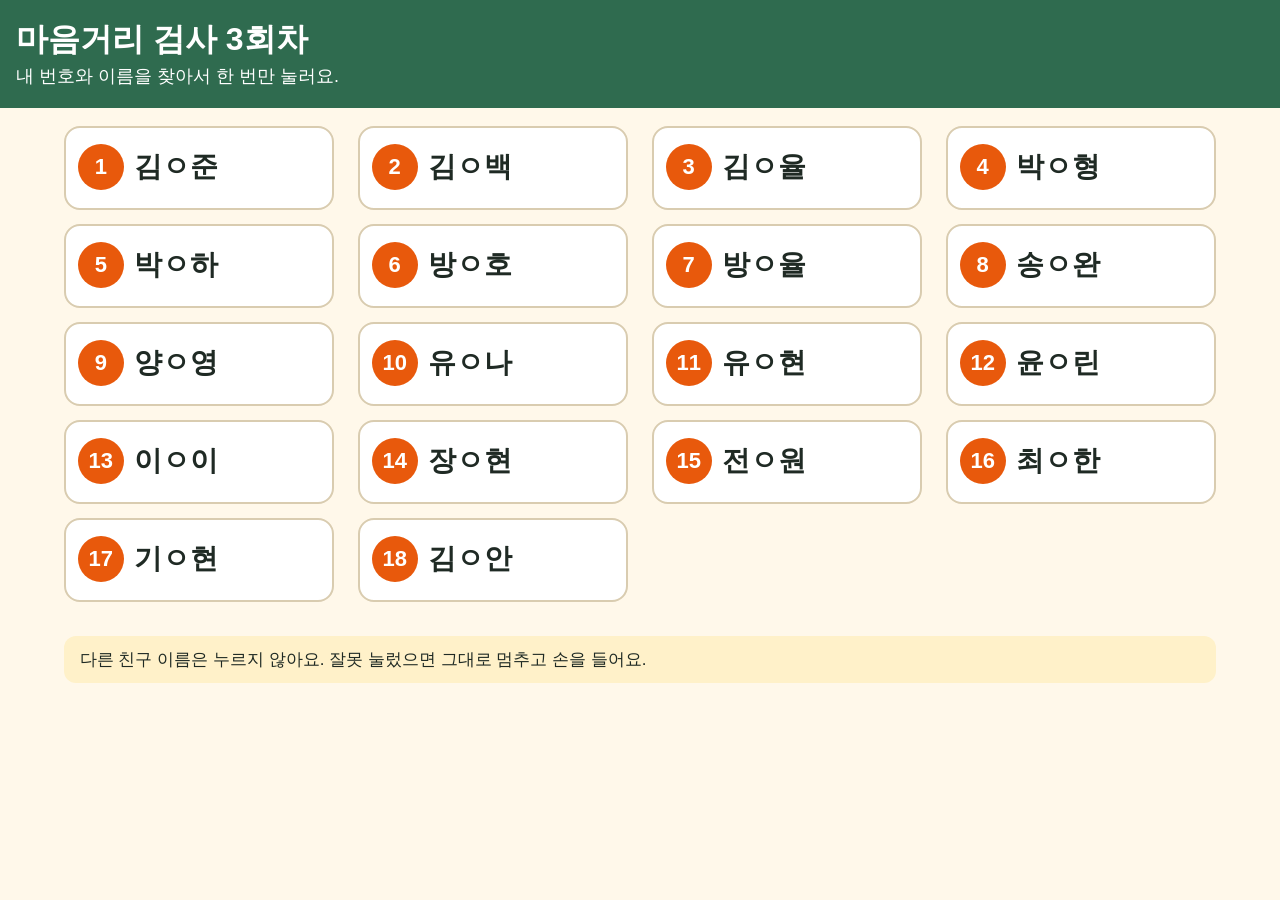
<file: maeum3/index.html>
<!DOCTYPE html>
<html lang="ko">
<head>
<meta charset="utf-8">
<meta http-equiv="X-UA-Compatible" content="IE=edge">
<meta name="robots" content="noindex,nofollow">
<meta name="viewport" content="width=device-width, initial-scale=1">
<title>마음거리 3회차 이름 고르기</title>
<style>
* { box-sizing: border-box; }
html, body { margin: 0; padding: 0; background: #fff8ea; color: #1f2a24; font-family: "Malgun Gothic", "맑은 고딕", "Apple SD Gothic Neo", "Noto Sans KR", sans-serif; }
header { background: #2f6b4f; color: #fff; padding: 20px 16px; }
h1 { margin: 0 0 6px; font-size: 32px; line-height: 1.2; }
header p { margin: 0; font-size: 18px; }
main { padding: 18px 12px 40px; max-width: 1200px; margin: 0 auto; }
.grid { overflow: hidden; }
.grid a { float: left; width: 31%; margin: 0 1% 14px 1%; display: block; padding: 16px 12px; min-height: 84px;
  background: #ffffff; border: 2px solid #d9ccb0; border-radius: 16px; color: #1f2a24; text-decoration: none; }
.grid a:active, .grid a:focus { background: #ffe8d6; outline: 3px solid #e8590c; }
.n { display: inline-block; width: 46px; height: 46px; line-height: 46px; text-align: center; border-radius: 23px;
  background: #e8590c; color: #fff; font-size: 22px; font-weight: bold; vertical-align: middle; margin-right: 10px; }
.nm { font-size: 28px; font-weight: bold; vertical-align: middle; }
.tip { clear: both; margin: 20px 1% 0; padding: 12px 16px; border-radius: 12px; background: #fff1c9; font-size: 17px; }
@media (min-width: 900px) { .grid a { width: 23%; } }
@media (max-width: 480px) { .grid a { width: 48%; } .nm { font-size: 24px; } }
</style>
</head>
<body>
<header>
<h1>마음거리 검사 3회차</h1>
<p>내 번호와 이름을 찾아서 한 번만 눌러요.</p>
</header>
<main>
<div class="grid">
<a href="https://www.classify.co.kr/test-for-student?code=%EC%B9%B4%EB%82%98%EB%A6%AC%EC%95%84AYAK"><span class="n">1</span><span class="nm">김ㅇ준</span></a>
<a href="https://www.classify.co.kr/test-for-student?code=%EC%B9%B4%EB%82%98%EB%A6%AC%EC%95%842DLV"><span class="n">2</span><span class="nm">김ㅇ백</span></a>
<a href="https://www.classify.co.kr/test-for-student?code=%EC%B9%B4%EB%82%98%EB%A6%AC%EC%95%849SX9"><span class="n">3</span><span class="nm">김ㅇ율</span></a>
<a href="https://www.classify.co.kr/test-for-student?code=%EC%B9%B4%EB%82%98%EB%A6%AC%EC%95%84EJML"><span class="n">4</span><span class="nm">박ㅇ형</span></a>
<a href="https://www.classify.co.kr/test-for-student?code=%EC%B9%B4%EB%82%98%EB%A6%AC%EC%95%84NDNE"><span class="n">5</span><span class="nm">박ㅇ하</span></a>
<a href="https://www.classify.co.kr/test-for-student?code=%EC%B9%B4%EB%82%98%EB%A6%AC%EC%95%84G5MS"><span class="n">6</span><span class="nm">방ㅇ호</span></a>
<a href="https://www.classify.co.kr/test-for-student?code=%EC%B9%B4%EB%82%98%EB%A6%AC%EC%95%8489CR"><span class="n">7</span><span class="nm">방ㅇ율</span></a>
<a href="https://www.classify.co.kr/test-for-student?code=%EC%B9%B4%EB%82%98%EB%A6%AC%EC%95%84ZO34"><span class="n">8</span><span class="nm">송ㅇ완</span></a>
<a href="https://www.classify.co.kr/test-for-student?code=%EC%B9%B4%EB%82%98%EB%A6%AC%EC%95%84P3TQ"><span class="n">9</span><span class="nm">양ㅇ영</span></a>
<a href="https://www.classify.co.kr/test-for-student?code=%EC%B9%B4%EB%82%98%EB%A6%AC%EC%95%847FGA"><span class="n">10</span><span class="nm">유ㅇ나</span></a>
<a href="https://www.classify.co.kr/test-for-student?code=%EC%B9%B4%EB%82%98%EB%A6%AC%EC%95%84XOIQ"><span class="n">11</span><span class="nm">유ㅇ현</span></a>
<a href="https://www.classify.co.kr/test-for-student?code=%EC%B9%B4%EB%82%98%EB%A6%AC%EC%95%84JF3J"><span class="n">12</span><span class="nm">윤ㅇ린</span></a>
<a href="https://www.classify.co.kr/test-for-student?code=%EC%B9%B4%EB%82%98%EB%A6%AC%EC%95%84FPRI"><span class="n">13</span><span class="nm">이ㅇ이</span></a>
<a href="https://www.classify.co.kr/test-for-student?code=%EC%B9%B4%EB%82%98%EB%A6%AC%EC%95%84EMUK"><span class="n">14</span><span class="nm">장ㅇ현</span></a>
<a href="https://www.classify.co.kr/test-for-student?code=%EC%B9%B4%EB%82%98%EB%A6%AC%EC%95%845QDO"><span class="n">15</span><span class="nm">전ㅇ원</span></a>
<a href="https://www.classify.co.kr/test-for-student?code=%EC%B9%B4%EB%82%98%EB%A6%AC%EC%95%84DGBA"><span class="n">16</span><span class="nm">최ㅇ한</span></a>
<a href="https://www.classify.co.kr/test-for-student?code=%EC%B9%B4%EB%82%98%EB%A6%AC%EC%95%84FG5Y"><span class="n">17</span><span class="nm">기ㅇ현</span></a>
<a href="https://www.classify.co.kr/test-for-student?code=%EC%B9%B4%EB%82%98%EB%A6%AC%EC%95%84Z001"><span class="n">18</span><span class="nm">김ㅇ안</span></a>
</div>
<p class="tip">다른 친구 이름은 누르지 않아요. 잘못 눌렀으면 그대로 멈추고 손을 들어요.</p>
</main>
</body>
</html>
</file>
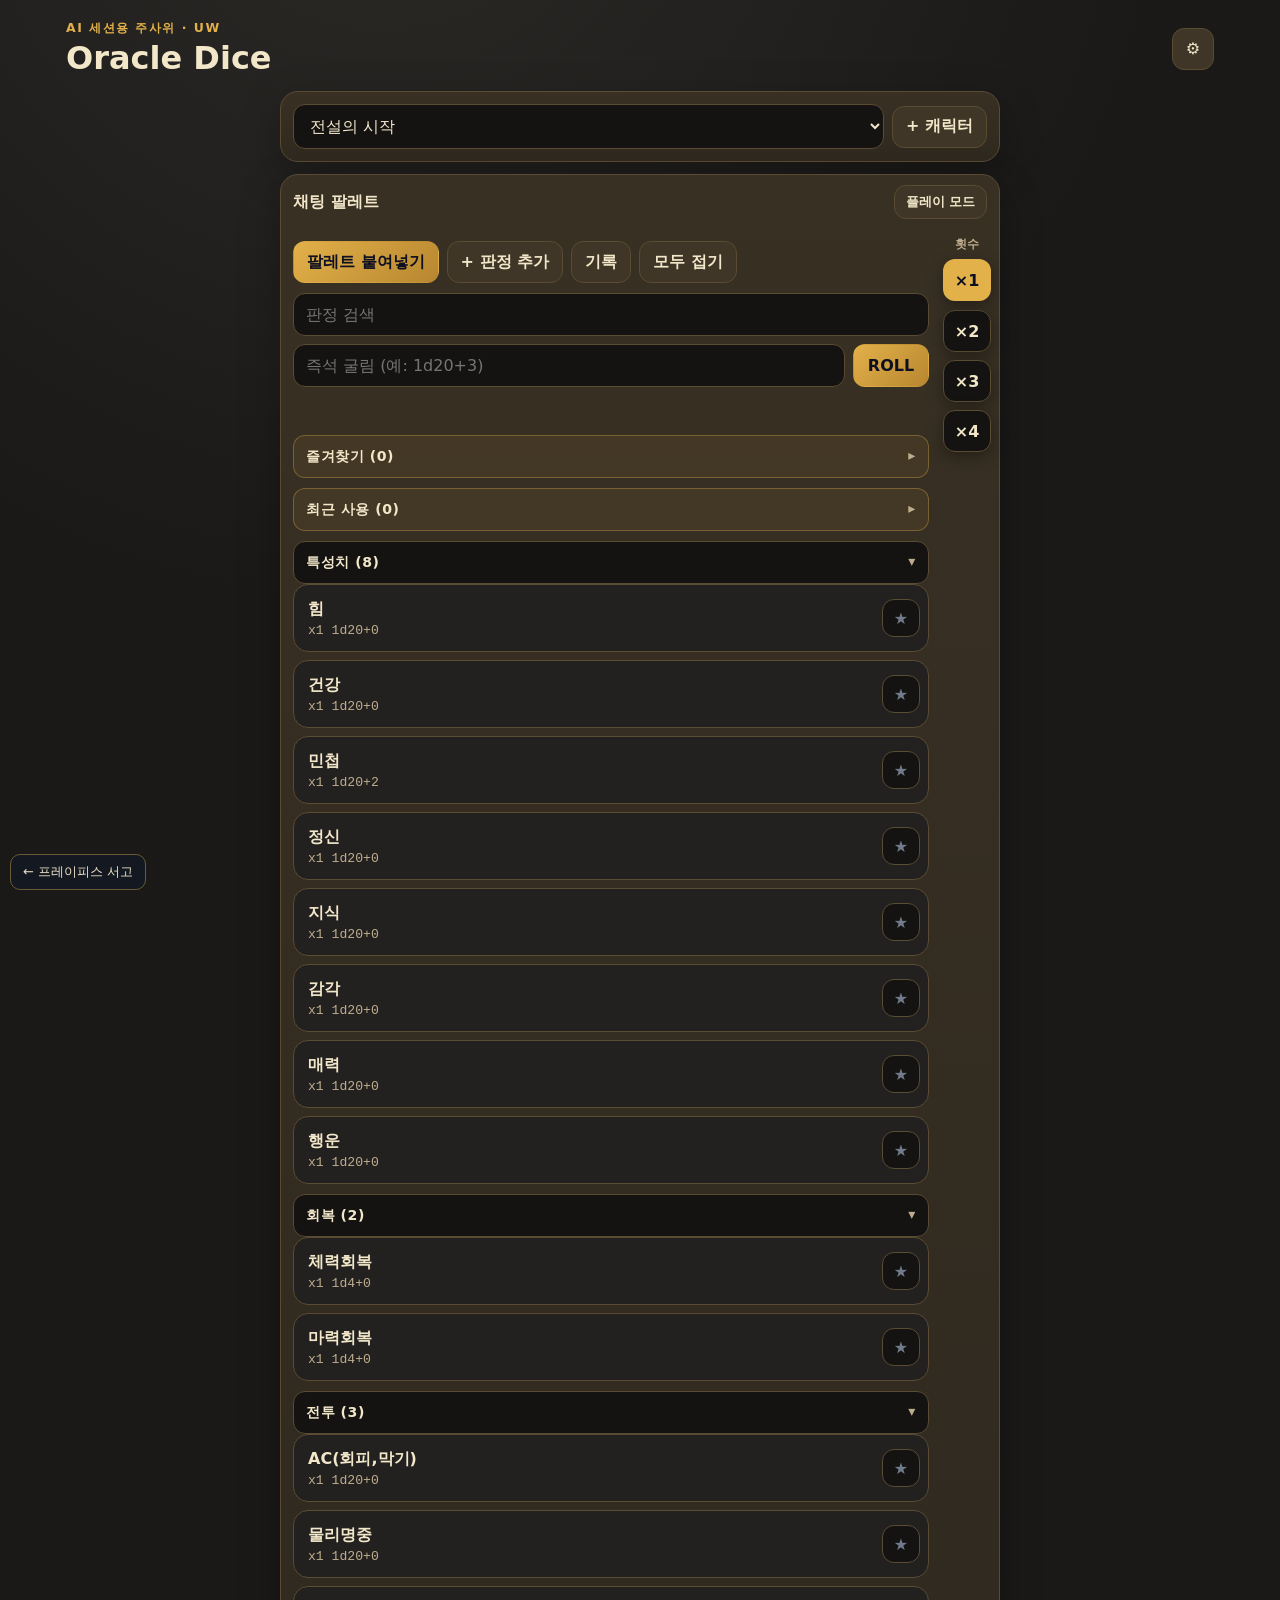
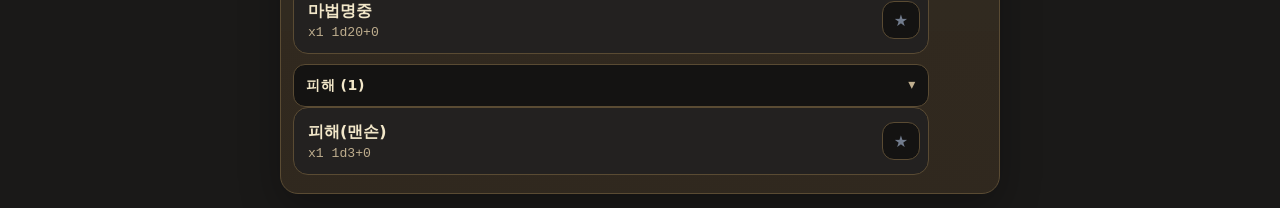
<file: dice.html>
<!doctype html>
<html lang="ko">
<head>
  <meta charset="utf-8" />
  <meta name="viewport" content="width=device-width, initial-scale=1, viewport-fit=cover" />
  <meta name="theme-color" content="#111318" />
  <meta name="apple-mobile-web-app-capable" content="yes" />
  <meta name="apple-mobile-web-app-status-bar-style" content="black-translucent" />
  <title>Oracle Dice</title>
  <style>
:root {
  color-scheme: dark;
  --bg: #1a1918;
  --panel: #232120;
  --panel-2: #3f3627;
  --line: #5a4b33;
  --text: #f2e7c9;
  --muted: #bfae8e;
  --accent: #e2b14a;
  --accent-2: #b8862f;
  --danger: #ff6b77;
  --crit: #ffd166;
  --fumble: #ff6b8a;
  --ok: #7ee2b8;
  --shadow: 0 14px 40px rgba(0,0,0,.28);
}
* { box-sizing: border-box; }
html, body { margin: 0; min-height: 100%; background: radial-gradient(circle at 30% -10%, #2c2a27 0, var(--bg) 36%); color: var(--text); font-family: system-ui, -apple-system, BlinkMacSystemFont, "Segoe UI", sans-serif; }
body { padding: env(safe-area-inset-top) 0 env(safe-area-inset-bottom); }
button, input, textarea, select { font: inherit; }
button { cursor: pointer; }
.app-shell { width: min(1180px, 100%); margin: 0 auto; padding: 14px; }
.topbar { display:flex; justify-content:space-between; align-items:center; padding: 6px 2px 14px; }
.eyebrow { color: var(--accent); font-size: .78rem; font-weight: 800; letter-spacing: .12em; text-transform: uppercase; }
h1 { margin: 2px 0 0; font-size: clamp(1.45rem, 5vw, 2rem); }
h2 { margin: 0; font-size: 1.2rem; }
.card { background: linear-gradient(180deg, rgba(58,49,36,.96), rgba(48,41,31,.98)); border: 1px solid var(--line); border-radius: 18px; box-shadow: var(--shadow); }
.compact { padding: 12px; }
.character-strip { width:min(720px,100%); padding:12px; margin:0 auto 12px; }
.row { display:flex; align-items:center; }
.wrap { flex-wrap: wrap; }
.grow { flex:1; min-width:0; }
.gap-sm { gap:8px; }
.stack { display:flex; flex-direction:column; }
.between { justify-content:space-between; }
.section-label { color:var(--muted); font-size:.86rem; font-weight:700; }
select, input, textarea { width:100%; background:#141312; color:var(--text); border:1px solid var(--line); border-radius:12px; padding:11px 12px; outline:none; }
textarea { resize:vertical; line-height:1.45; }
select:focus, input:focus, textarea:focus { border-color:var(--accent); box-shadow:0 0 0 3px rgba(226,177,74,.12); }
.primary-btn, .secondary-btn, .danger-btn, .icon-btn, .x-btn, .mini-btn { border:1px solid transparent; border-radius:12px; min-height:42px; padding:0 13px; color:var(--text); font-weight:800; }
.primary-btn { background:linear-gradient(135deg, var(--accent), var(--accent-2)); color:#0d1020; }
.secondary-btn { background:var(--panel-2); border-color:var(--line); }
.danger-btn { background:rgba(255,107,119,.12); border-color:rgba(255,107,119,.32); color:#ff98a1; }
.icon-btn { min-width:42px; padding:0; background:var(--panel-2); border-color:var(--line); }
.x-buttons { display:flex; gap:6px; }
.x-btn { min-width:46px; background:#141312; border-color:var(--line); }
.x-btn.active { background:var(--accent); color:#0b1020; border-color:transparent; transform:translateY(-1px); }
.multiplier-rail { grid-column:2; grid-row:2; position:sticky; top:calc(env(safe-area-inset-top) + 8px); z-index:6; width:48px; height:fit-content; display:flex; flex-direction:column; justify-content:center; gap:8px; margin:8px 8px 12px 2px; pointer-events:none; transition:top .16s ease; }
.last-result-toast:not(.hidden) + .app-shell .multiplier-rail { top:calc(env(safe-area-inset-top) + 59px); }
.multiplier-rail .section-label { text-align:center; font-size:.72rem; }
.multiplier-rail .x-btn { width:48px; min-width:48px; padding:0; pointer-events:auto; box-shadow:0 5px 16px rgba(0,0,0,.34); }
.roll-stage { min-height:190px; margin-bottom:12px; padding:18px; display:flex; align-items:center; justify-content:center; overflow:hidden; position:relative; }
.idle-roll { display:flex; align-items:center; gap:16px; width:100%; }
.big-d20 { width:72px; height:72px; display:grid; place-items:center; font-size:1.5rem; font-weight:1000; background:linear-gradient(145deg,#293553,#151a25); clip-path:polygon(50% 0, 96% 24%, 82% 78%, 50% 100%, 18% 78%, 4% 24%); border:1px solid var(--line); }
.muted { color:var(--muted); }
.small { font-size:.82rem; }
.hidden { display:none !important; }
.rolling-view { text-align:center; }
.rolling-dice-tray, .result-dice-grid { display:grid; grid-template-columns:repeat(auto-fit,minmax(108px,140px)); justify-content:center; align-items:center; gap:6px; width:min(100%,760px); margin:0 auto; }
.rolling-die-unit { width:140px; height:140px; animation:die-enter 1.1s cubic-bezier(.22,.72,.24,1) both; animation-delay:var(--delay,0ms); transform-origin:50% 50%; will-change:transform,opacity; backface-visibility:hidden; contain:paint; }
.d20-canvas, .result-die { display:block; width:140px; height:140px; filter:drop-shadow(0 9px 7px rgba(0,0,0,.48)); image-rendering:auto; }
.rolling-die-unit .d20-canvas { animation:dice-wheel-spin 1.1s cubic-bezier(.12,.7,.18,1) both; animation-delay:var(--delay,0ms); transform-origin:50% 50%; will-change:transform; }
.result-dice-grid { margin:-4px auto 8px; }
.visual-limit-note { margin:0 auto 10px; color:var(--muted); font-size:.8rem; text-align:center; }
@keyframes die-enter { 0%{opacity:0;transform:translate3d(var(--entry-x,-100px),-58px,0) scale(.72)} 24%{opacity:1;transform:translate3d(var(--mid-x,-62px),18px,0) scale(.93)} 36%{transform:translate3d(var(--mid-x,-62px),-18px,0) scale(1.04)} 49%{transform:translate3d(var(--near-x,-30px),0,0) scale(.98)} 72%{transform:translate3d(var(--last-x,-12px),0,0) scale(1)} 100%{opacity:1;transform:translate3d(0,0,0) scale(1)} }
@keyframes dice-wheel-spin { from{transform:rotate(900deg)} to{transform:rotate(0deg)} }
.result-die.critical-die { animation:critical-die-glow 1.8s ease-in-out 1; }
.result-die.fumble-die { animation:fumble-die-glow 1.8s ease-in-out 1; }
@keyframes critical-die-glow { 0%,100%{filter:drop-shadow(0 8px 7px rgba(0,0,0,.48)) drop-shadow(0 0 3px rgba(255,209,102,.3))} 50%{filter:drop-shadow(0 8px 7px rgba(0,0,0,.48)) drop-shadow(0 0 16px #ffd166) drop-shadow(0 0 28px rgba(255,209,102,.8))} }
@keyframes fumble-die-glow { 0%,100%{filter:drop-shadow(0 8px 7px rgba(0,0,0,.48)) drop-shadow(0 0 3px rgba(255,75,92,.3))} 50%{filter:drop-shadow(0 8px 7px rgba(0,0,0,.48)) drop-shadow(0 0 16px #ff4b5c) drop-shadow(0 0 28px rgba(255,48,70,.85))} }
.rolling-label { color:var(--muted); margin-top:8px; }
.result-view { width:100%; }
.result-title { font-weight:900; font-size:1.1rem; margin-bottom:10px; display:flex; justify-content:space-between; gap:8px; }
.result-line { background:#141312; border:1px solid var(--line); border-radius:14px; padding:12px; margin-top:8px; }
.result-main { display:flex; align-items:baseline; gap:8px; flex-wrap:wrap; }
.result-total { font-size:1.35rem; font-weight:1000; }
.result-breakdown { color:var(--muted); font-size:.88rem; margin-top:4px; }
.result-line.critical { border-color:rgba(255,209,102,.72); box-shadow:0 0 0 2px rgba(255,209,102,.10), 0 0 30px rgba(255,209,102,.12); }
.result-line.fumble { border-color:rgba(255,107,138,.72); box-shadow:0 0 0 2px rgba(255,107,138,.10), 0 0 30px rgba(255,107,138,.12); }
.badge { padding:3px 8px; border-radius:999px; font-size:.75rem; font-weight:1000; letter-spacing:.03em; }
.badge.critical { background:rgba(255,209,102,.16); color:var(--crit); }
.badge.fumble { background:rgba(255,107,138,.16); color:var(--fumble); }
.toolbar { margin-bottom:12px; }
.search-input { margin-top:10px; }
.instant-roll-row { display:grid; grid-template-columns:minmax(0,1fr) auto; gap:8px; margin-top:8px; }
.instant-roll-row .primary-btn { min-width:76px; }
.instant-roll-error { min-height:0; margin-top:5px; }
.workspace { display:block; }
.sidebar { width:min(720px,100%); min-width:0; margin:0 auto; display:grid; grid-template-columns:minmax(0,1fr) 58px; align-items:start; }
.sidebar-head { display:flex; align-items:center; justify-content:space-between; gap:8px; padding:10px 12px; }
.sidebar-head { grid-column:1 / -1; }
.sidebar-title { font-weight:900; }
.mode-btn { min-height:34px; padding:0 11px; font-size:.8rem; }
.mode-btn.editing { color:var(--crit); border-color:rgba(255,209,102,.42); background:rgba(255,209,102,.09); }
.sidebar-body { grid-column:1; grid-row:2; min-width:0; }
.palette-section { display:flex; flex-direction:column; gap:10px; padding:0 12px 18px; }
.category-block { display:flex; flex-direction:column; gap:8px; }
.category-title { list-style:none; margin:0; padding:11px 12px; color:var(--text); font-size:.88rem; font-weight:900; letter-spacing:.04em; cursor:pointer; background:#141312; border:1px solid var(--line); border-radius:12px; }
.category-title::-webkit-details-marker { display:none; }
.category-title::after { content:'▾'; float:right; color:var(--muted); }
.category-block:not([open]) .category-title::after { content:'▸'; }
.category-content { display:flex; flex-direction:column; gap:8px; }
.category-block.special-category .category-title { border-color:rgba(226,177,74,.34); background:rgba(226,177,74,.07); }
.category-empty { padding:14px 10px; text-align:center; color:var(--muted); font-size:.82rem; border:1px dashed var(--line); border-radius:12px; }
.preset-card { display:grid; grid-template-columns:1fr auto; gap:8px; align-items:center; background:var(--panel); border:1px solid var(--line); border-radius:15px; overflow:hidden; transition:.15s ease; }
.preset-card.selected { border-color:var(--accent); box-shadow:0 0 0 2px rgba(226,177,74,.15); }
.preset-card.dragging { opacity:.45; transform:scale(.985); }
.preset-main { background:transparent; border:0; color:var(--text); text-align:left; padding:13px 14px; min-height:66px; display:flex; flex-direction:column; justify-content:center; }
.preset-main:active { background:rgba(226,177,74,.08); }
.preset-label { font-weight:900; font-size:1rem; }
.preset-expr { color:var(--muted); margin-top:3px; font-family:ui-monospace,SFMono-Regular,Consolas,monospace; font-size:.82rem; }
.preset-actions { display:flex; gap:4px; padding-right:8px; }
.preset-card:not(.edit-mode) .edit-btn,
.preset-card:not(.edit-mode) .delete-btn { display:none; }
.mini-btn { min-width:38px; min-height:38px; padding:0; background:#141312; border-color:var(--line); }
.favorite-btn { color:#717b8c; }
.favorite-btn.active { color:var(--crit); border-color:rgba(255,209,102,.48); background:rgba(255,209,102,.10); }
.favorite-btn.confirm-remove { color:var(--danger); border-color:rgba(255,107,119,.62); background:rgba(255,107,119,.14); box-shadow:0 0 0 2px rgba(255,107,119,.08); }
.empty-state { text-align:center; padding:34px 20px; color:var(--muted); background:var(--panel); border:1px dashed var(--line); border-radius:16px; }
.modal { border:0; padding:0; background:transparent; width:min(620px, calc(100% - 22px)); color:var(--text); }
.modal::backdrop { background:rgba(0,0,0,.72); backdrop-filter:blur(4px); }
.modal-card { background:#121721; border:1px solid var(--line); border-radius:18px; padding:16px; box-shadow:var(--shadow); max-height:min(86vh, 820px); overflow:auto; }
.roll-modal { width:min(720px, calc(100% - 14px)); cursor:pointer; }
.roll-modal-card { height:min(82dvh,680px); min-height:0; display:flex; flex-direction:column; justify-content:center; overflow:hidden; touch-action:pan-y; }
.roll-modal .roll-stage { width:100%; flex:1 1 auto; min-height:0; margin:0; border:0; box-shadow:none; background:transparent; overflow-y:auto; overscroll-behavior:contain; -webkit-overflow-scrolling:touch; align-items:flex-start; }
.roll-modal .rolling-view { margin:auto; }
.roll-modal .result-view { padding:2px 2px 10px; }
.roll-dialog-footer { flex:none; display:flex; align-items:center; justify-content:center; gap:10px; margin-top:10px; }
.roll-dialog-hint { flex:1; text-align:center; color:var(--muted); font-size:.82rem; font-weight:700; }
.copy-result-btn { flex:none; }
.modal-card label { display:block; margin-top:12px; color:var(--muted); font-size:.86rem; font-weight:700; }
.modal-card label input, .modal-card label select { margin-top:6px; color:var(--text); }
.modal-head { display:flex; justify-content:space-between; align-items:center; gap:10px; }
.modal-actions { display:flex; justify-content:flex-end; gap:8px; margin-top:16px; }
.checkbox-row { display:flex !important; align-items:center; gap:9px; color:var(--text) !important; }
.checkbox-row input { width:auto; margin:0 !important; }
.error-text { color:#ff9ca6; font-size:.84rem; min-height:1.2em; margin-top:8px; white-space:pre-wrap; }
.history-list { display:flex; flex-direction:column; gap:8px; margin-top:12px; }
.history-item { background:#141312; border:1px solid var(--line); border-radius:12px; padding:11px; }
.history-head { display:flex; justify-content:space-between; align-items:flex-start; gap:8px; }
.history-meta { min-width:0; }
.history-tools { flex:none; display:flex; align-items:center; gap:7px; }
.history-copy-btn { min-height:30px; padding:0 9px; font-size:.76rem; }
.history-time { color:var(--muted); font-size:.75rem; }
.history-body { color:#dce3ee; margin-top:4px; font-family:ui-monospace,SFMono-Regular,Consolas,monospace; font-size:.82rem; white-space:pre-wrap; }
.file-label { display:grid; place-items:center; }
.last-result-toast { position:fixed; z-index:60; top:calc(env(safe-area-inset-top) + 7px); left:50%; transform:translateX(-50%); width:min(680px, calc(100% - 16px)); height:44px; display:flex; align-items:center; gap:7px; padding:5px 6px 5px 12px; color:var(--text); background:rgba(18,23,33,.92); border:1px solid rgba(226,177,74,.42); border-radius:13px; box-shadow:0 8px 24px rgba(0,0,0,.38); backdrop-filter:blur(12px); -webkit-backdrop-filter:blur(12px); animation:last-result-in .18s ease-out; }
.last-result-toast.hidden { display:none; }
.last-result-text { flex:1; min-width:0; overflow:hidden; white-space:nowrap; text-overflow:ellipsis; font-size:.84rem; font-weight:800; }
.last-result-toast .mini-btn { flex:none; min-width:34px; min-height:32px; padding:0 8px; font-size:.76rem; }
.last-result-copy { min-width:48px !important; }
@keyframes last-result-in { from{opacity:0;transform:translate(-50%,-8px)} to{opacity:1;transform:translate(-50%,0)} }
hr { border:0; border-top:1px solid var(--line); margin:16px 0; }
code { background:#0b0e14; padding:2px 5px; border-radius:6px; }
.flash-critical::after, .flash-fumble::after { content:""; position:fixed; inset:0; z-index:999; pointer-events:none; animation:flash .45s ease-out forwards; }
.flash-critical::after { background:radial-gradient(circle, rgba(255,209,102,.28), transparent 58%); }
.flash-fumble::after { background:radial-gradient(circle, rgba(255,107,138,.28), transparent 58%); }
@keyframes flash { from{opacity:1} to{opacity:0} }
@media (max-width:760px) {
  .app-shell { padding-left:14px; }
  .workspace { display:block; }
  .sidebar { width:100%; }
  .sidebar-body { overflow:visible; }
  .multiplier-rail { top:calc(env(safe-area-inset-top) + 8px); margin-right:5px; }
}
@media (max-width:600px) {
  .app-shell { padding:8px; }
  .topbar { padding:3px 2px 8px; }
  h1 { font-size:1.3rem; }
  .card { border-radius:13px; }
  .character-strip { padding:9px; margin-bottom:8px; }
  .sidebar-head { padding:7px 9px; }
  .mode-btn { min-height:31px; }
  .toolbar { padding:9px; margin-bottom:4px; }
  .instant-roll-row .primary-btn { min-width:62px; }
  .palette-section { padding:0 9px 10px; gap:7px; }
  .category-title { padding:8px 9px; }
  .category-content { gap:6px; }
  .preset-main { min-height:52px; padding:9px 10px; }
  .preset-label { font-size:.92rem; }
  .preset-actions { padding-right:5px; }
  .mini-btn { min-width:34px; min-height:34px; }
  .roll-stage { min-height:132px; padding:8px; margin-bottom:8px; }
  .roll-modal-card { height:min(88dvh,680px); padding:10px; }
  .rolling-dice-tray, .result-dice-grid { grid-template-columns:repeat(auto-fit,minmax(76px,96px)); gap:2px; }
  .rolling-die-unit, .d20-canvas, .result-die { width:96px; height:96px; }
  .primary-btn, .secondary-btn, .danger-btn, .icon-btn, .x-btn, .mini-btn { min-height:36px; padding-left:9px; padding-right:9px; }
  .x-btn { min-width:38px; }
  select, input, textarea { padding:9px 10px; }
}

  @media (prefers-reduced-motion: reduce){ .rolling-die-unit,.rolling-die-unit .d20-canvas,.result-die.critical-die,.result-die.fumble-die{animation:none!important} }
  .pa-back{position:fixed;left:max(10px,env(safe-area-inset-left,0px));bottom:max(10px,env(safe-area-inset-bottom,0px));z-index:70;background:#141821;color:#e9dfc6;border:1px solid #6b5a36;border-radius:10px;padding:8px 12px;font-size:13px;text-decoration:none}
  </style>
</head>
<body>
<a class="pa-back" href="index.html">← 프레이피스 서고</a>
  <aside id="lastResultToast" class="last-result-toast hidden" role="status" aria-live="polite">
    <span id="lastResultText" class="last-result-text"></span>
    <button id="copyLastResultBtn" class="mini-btn last-result-copy" aria-label="최근 결과 복사">복사</button>
    <button id="dismissLastResultBtn" class="mini-btn" aria-label="최근 결과 닫기">✕</button>
  </aside>
  <div class="app-shell">
    <header class="topbar">
      <div>
        <div class="eyebrow">AI 세션용 주사위 · UW</div>
        <h1>Oracle Dice</h1>
      </div>
      <button id="settingsBtn" class="icon-btn" aria-label="설정">⚙️</button>
    </header>

    <section class="character-strip card">
      <div class="row gap-sm">
        <select id="characterSelect" class="grow"></select>
        <button id="addCharacterBtn" class="secondary-btn">+ 캐릭터</button>
      </div>
    </section>

    <main class="workspace">
      <aside id="sidebar" class="sidebar card">
        <div class="sidebar-head">
          <span class="sidebar-title">채팅 팔레트</span>
          <button id="paletteModeBtn" class="secondary-btn mode-btn" aria-pressed="false">플레이 모드</button>
        </div>
        <div id="xButtons" class="x-buttons multiplier-rail" role="group" aria-label="이번 판정 시행 횟수">
          <span class="section-label">횟수</span>
          <button data-x="1" class="x-btn active">×1</button>
          <button data-x="2" class="x-btn">×2</button>
          <button data-x="3" class="x-btn">×3</button>
          <button data-x="4" class="x-btn">×4</button>
        </div>
        <div class="sidebar-body">
          <section class="toolbar compact">
            <div class="row gap-sm wrap">
              <button id="paletteImportBtn" class="primary-btn">팔레트 붙여넣기</button>
              <button id="addPresetBtn" class="secondary-btn">+ 판정 추가</button>
              <button id="historyBtn" class="secondary-btn">기록</button>
              <button id="toggleCategoriesBtn" class="secondary-btn">모두 접기</button>
            </div>
            <input id="searchInput" class="search-input" placeholder="판정 검색" autocomplete="off" />
            <div class="instant-roll-row">
              <input id="instantExprInput" placeholder="즉석 굴림 (예: 1d20+3)" autocomplete="off" autocapitalize="off" spellcheck="false" />
              <button id="instantRollBtn" class="primary-btn">ROLL</button>
            </div>
            <div id="instantRollError" class="error-text instant-roll-error"></div>
          </section>
          <section id="paletteSection" class="palette-section"></section>
        </div>
      </aside>
    </main>
  </div>

  <dialog id="rollDialog" class="modal wide roll-modal" aria-label="주사위 굴림 결과">
    <div class="modal-card roll-modal-card">
      <section id="rollStage" class="roll-stage">
        <div id="rollingView" class="rolling-view hidden" aria-live="polite">
          <div id="rollingDiceTray" class="rolling-dice-tray"></div>
          <div id="rollingLabel" class="rolling-label">굴리는 중...</div>
        </div>
        <div id="resultView" class="result-view hidden" aria-live="polite"></div>
      </section>
      <div class="roll-dialog-footer">
        <div id="rollDialogHint" class="roll-dialog-hint">화면을 터치하면 애니메이션을 건너뜁니다.</div>
        <button id="copyResultBtn" data-roll-control class="secondary-btn copy-result-btn hidden">결과 복사</button>
      </div>
    </div>
  </dialog>

  <dialog id="importDialog" class="modal">
    <form method="dialog" class="modal-card" id="importForm">
      <div class="modal-head">
        <h2>채팅 팔레트 붙여넣기</h2>
        <button value="cancel" formnovalidate class="icon-btn">✕</button>
      </div>
      <p class="muted small">한 줄당 하나씩 넣거나, 코코포리아 Character JSON 전체를 붙여넣으세요. <code>AT+5</code>도 자동으로 <code>1d20+5</code>로 변환됩니다.</p>
      <textarea id="importTextarea" rows="12" placeholder="x1 1d20+5 힘&#10;x1 1d20+2 민첩&#10;x1 1d6+4 피해(맨손)"></textarea>
      <label class="checkbox-row">
        <input type="checkbox" id="replacePaletteCheckbox" />
        기존 팔레트를 지우고 교체
      </label>
      <div id="importError" class="error-text"></div>
      <div class="modal-actions">
        <button value="cancel" formnovalidate class="secondary-btn">취소</button>
        <button type="button" id="doImportBtn" class="primary-btn">등록</button>
      </div>
    </form>
  </dialog>

  <dialog id="presetDialog" class="modal">
    <form method="dialog" class="modal-card" id="presetForm">
      <div class="modal-head">
        <h2 id="presetDialogTitle">판정 추가</h2>
        <button value="cancel" formnovalidate class="icon-btn">✕</button>
      </div>
      <label>이름<input id="presetLabelInput" required placeholder="물리명중" /></label>
      <label>주사위 식<input id="presetExprInput" required placeholder="1d20+4" /></label>
      <label>기본 반복 횟수<input id="presetCountInput" type="number" min="1" max="20" value="1" /></label>
      <label>카테고리
        <select id="presetCategoryInput">
          <option>특성치</option><option>지식</option><option>기술</option><option>대인기능</option><option>회복</option><option>전투</option><option>피해</option>
        </select>
      </label>
      <div id="presetError" class="error-text"></div>
      <div class="modal-actions">
        <button value="cancel" formnovalidate class="secondary-btn">취소</button>
        <button type="button" id="savePresetBtn" class="primary-btn">저장</button>
      </div>
    </form>
  </dialog>

  <dialog id="characterDialog" class="modal">
    <form method="dialog" class="modal-card">
      <div class="modal-head">
        <h2>캐릭터 추가</h2>
        <button value="cancel" formnovalidate class="icon-btn">✕</button>
      </div>
      <label>캐릭터 이름<input id="characterNameInput" placeholder="전설의 시작" /></label>
      <div class="modal-actions">
        <button value="cancel" formnovalidate class="secondary-btn">취소</button>
        <button type="button" id="createCharacterBtn" class="primary-btn">추가</button>
      </div>
    </form>
  </dialog>

  <dialog id="historyDialog" class="modal wide">
    <div class="modal-card">
      <div class="modal-head">
        <h2>최근 판정 기록</h2>
        <button id="closeHistoryBtn" class="icon-btn">✕</button>
      </div>
      <div id="historyList" class="history-list"></div>
      <div class="modal-actions between">
        <button id="clearHistoryBtn" class="danger-btn">전체 삭제</button>
        <button id="closeHistoryBtn2" class="secondary-btn">닫기</button>
      </div>
    </div>
  </dialog>

  <dialog id="settingsDialog" class="modal">
    <div class="modal-card">
      <div class="modal-head">
        <h2>설정</h2>
        <button id="closeSettingsBtn" class="icon-btn">✕</button>
      </div>
      <label class="checkbox-row"><input type="checkbox" id="animationToggle" checked /> 주사위 애니메이션</label>
      <label class="checkbox-row"><input type="checkbox" id="soundToggle" checked /> 크리티컬/펌블 효과음</label>
      <label class="checkbox-row"><input type="checkbox" id="hapticToggle" checked /> 진동 효과 (지원 기기)</label>
      <hr />
      <div class="stack gap-sm">
        <button id="exportBtn" class="secondary-btn">데이터 JSON 내보내기</button>
        <label class="secondary-btn file-label">JSON 가져오기<input id="importJsonInput" type="file" accept="application/json" hidden /></label>
        <button id="renameCharacterBtn" class="secondary-btn">현재 캐릭터 이름 변경</button>
        <button id="deleteCharacterBtn" class="danger-btn">현재 캐릭터 삭제</button>
      </div>
      <p class="muted small">데이터는 이 기기의 브라우저 localStorage에 저장됩니다.</p>
    </div>
  </dialog>

  <template id="presetTemplate">
    <article class="preset-card" draggable="true">
      <button class="preset-main">
        <span class="preset-label"></span>
        <span class="preset-expr"></span>
      </button>
      <div class="preset-actions">
        <button class="mini-btn favorite-btn" aria-label="즐겨찾기 추가" aria-pressed="false">★</button>
        <button class="mini-btn edit-btn" aria-label="수정">✏️</button>
        <button class="mini-btn delete-btn" aria-label="삭제">🗑️</button>
      </div>
    </article>
  </template>

  <script>
(() => {
  'use strict';

  const STORAGE_KEY = 'uw-dice-roller-v1';
  const DEFAULT_CATEGORY_ORDER = ['특성치','지식','기술','대인기능','회복','전투','피해'];
  const MAX_PRESET_REPEAT = 20;
  const MAX_TOTAL_DICE = 500;
  const MAX_VISUAL_DICE = 24;
  const samplePalette = `x1 1d20+0 힘
x1 1d20+0 건강
x1 1d20+2 민첩
x1 1d20+0 정신
x1 1d20+0 지식
x1 1d20+0 감각
x1 1d20+0 매력
x1 1d20+0 행운
x1 1d20+0 AC(회피,막기)
x1 1d4+0 체력회복
x1 1d4+0 마력회복
x1 1d20+0 물리명중
x1 1d20+0 마법명중
x1 1d3+0 피해(맨손)`;

  const $ = (s) => document.querySelector(s);
  const $$ = (s) => [...document.querySelectorAll(s)];

  const state = loadState();
  let quickX = 1;
  let editingPresetId = null;
  let dragPresetId = null;
  let activeRollSession = null;
  let rollPointerGesture = null;
  let pendingFavoriteRemoval = null;

  const els = {
    characterSelect: $('#characterSelect'),
    paletteSection: $('#paletteSection'), searchInput: $('#searchInput'), instantExprInput: $('#instantExprInput'), instantRollError: $('#instantRollError'),
    rollDialog: $('#rollDialog'), rollDialogHint: $('#rollDialogHint'), copyResultBtn: $('#copyResultBtn'), rollingView: $('#rollingView'), resultView: $('#resultView'), rollingLabel: $('#rollingLabel'), rollingDiceTray: $('#rollingDiceTray'),
    importDialog: $('#importDialog'), importTextarea: $('#importTextarea'), replacePaletteCheckbox: $('#replacePaletteCheckbox'), importError: $('#importError'),
    presetDialog: $('#presetDialog'), presetDialogTitle: $('#presetDialogTitle'), presetLabelInput: $('#presetLabelInput'), presetExprInput: $('#presetExprInput'), presetCountInput: $('#presetCountInput'), presetCategoryInput: $('#presetCategoryInput'), presetError: $('#presetError'),
    characterDialog: $('#characterDialog'), characterNameInput: $('#characterNameInput'),
    historyDialog: $('#historyDialog'), historyList: $('#historyList'),
    toggleCategoriesBtn: $('#toggleCategoriesBtn'), paletteModeBtn: $('#paletteModeBtn'),
    lastResultToast: $('#lastResultToast'), lastResultText: $('#lastResultText'), copyLastResultBtn: $('#copyLastResultBtn'), dismissLastResultBtn: $('#dismissLastResultBtn'),
    settingsDialog: $('#settingsDialog'), animationToggle: $('#animationToggle'), soundToggle: $('#soundToggle'), hapticToggle: $('#hapticToggle'),
    importJsonInput: $('#importJsonInput')
  };

  function defaultState() {
    const id = uid();
    return {
      version: 1,
      activeCharacterId: id,
      characters: [{ id, name: '전설의 시작', presets: parsePalette(samplePalette), recentPresetIds:[], categoryOpen:{} }],
      history: [],
      lastResult: null,
      settings: { animation: true, sound: true, haptic: true, paletteEditMode:false }
    };
  }

  function loadState() {
    try {
      const parsed = JSON.parse(localStorage.getItem(STORAGE_KEY));
      if (!parsed?.characters?.length) return defaultState();
      return normalizeStateData(parsed);
    } catch { return defaultState(); }
  }

  function normalizeStateData(data) {
    data.history = Array.isArray(data.history) ? data.history : [];
    const savedSettings = data.settings && typeof data.settings === 'object' ? data.settings : {};
    data.settings = {
      animation: typeof savedSettings.animation === 'boolean' ? savedSettings.animation : true,
      sound: typeof savedSettings.sound === 'boolean' ? savedSettings.sound : true,
      haptic: typeof savedSettings.haptic === 'boolean' ? savedSettings.haptic : true,
      paletteEditMode: !!savedSettings.paletteEditMode
    };
    data.lastResult = data.lastResult && typeof data.lastResult === 'object' ? data.lastResult : null;
    data.characters.forEach(char=>{
      char.presets = Array.isArray(char.presets) ? char.presets : [];
      char.categoryOpen = char.categoryOpen && typeof char.categoryOpen === 'object' ? char.categoryOpen : {};
      const validIds=new Set(char.presets.map(p=>p.id));
      char.recentPresetIds=[...new Set(Array.isArray(char.recentPresetIds) ? char.recentPresetIds : [])].filter(id=>validIds.has(id)).slice(0,5);
      char.presets.forEach(p=>{ p.favorite=!!p.favorite; });
    });
    return data;
  }

  function prepareImportedState(rawData) {
    if (!rawData || typeof rawData !== 'object' || Array.isArray(rawData) || !Array.isArray(rawData.characters) || !rawData.characters.length) {
      throw new Error('올바른 UW Dice 백업이 아닙니다.');
    }
    const candidate = JSON.parse(JSON.stringify(rawData));
    const usedCharacterIds = new Set();
    const usedPresetIds = new Set();
    candidate.characters.forEach((char, charIndex) => {
      if (!char || typeof char !== 'object' || Array.isArray(char)) throw new Error(`${charIndex + 1}번째 캐릭터 정보가 올바르지 않습니다.`);
      char.id = typeof char.id === 'string' && char.id.trim() ? char.id : uid();
      if (usedCharacterIds.has(char.id)) throw new Error('중복된 캐릭터 ID가 있습니다.');
      usedCharacterIds.add(char.id);
      char.name = typeof char.name === 'string' && char.name.trim() ? char.name.trim() : `캐릭터 ${charIndex + 1}`;
      if (!Array.isArray(char.presets)) throw new Error(`${char.name}의 판정 목록이 올바르지 않습니다.`);
      char.presets.forEach((preset, presetIndex) => {
        if (!preset || typeof preset !== 'object' || Array.isArray(preset)) throw new Error(`${char.name}의 ${presetIndex + 1}번째 판정이 올바르지 않습니다.`);
        preset.id = typeof preset.id === 'string' && preset.id.trim() ? preset.id : uid();
        if (usedPresetIds.has(preset.id)) throw new Error('중복된 판정 ID가 있습니다.');
        usedPresetIds.add(preset.id);
        preset.label = typeof preset.label === 'string' ? preset.label.trim() : '';
        if (!preset.label) throw new Error(`${char.name}의 ${presetIndex + 1}번째 판정 이름이 비어 있습니다.`);
        preset.expr = normalizeExpressionAlias(typeof preset.expr === 'string' ? preset.expr.trim() : '');
        validateExpression(preset.expr);
        preset.count = Number(preset.count ?? 1);
        if (!Number.isInteger(preset.count) || preset.count < 1 || preset.count > MAX_PRESET_REPEAT) throw new Error(`${preset.label}의 반복 횟수는 1~${MAX_PRESET_REPEAT}이어야 합니다.`);
        preset.category = DEFAULT_CATEGORY_ORDER.includes(preset.category) ? preset.category : inferCategory(preset.label, preset.expr);
        preset.favorite = !!preset.favorite;
      });
    });
    if (candidate.history !== undefined && !Array.isArray(candidate.history)) throw new Error('판정 기록 형식이 올바르지 않습니다.');
    if (!usedCharacterIds.has(candidate.activeCharacterId)) candidate.activeCharacterId = candidate.characters[0].id;
    return normalizeStateData(candidate);
  }

  function saveState() { localStorage.setItem(STORAGE_KEY, JSON.stringify(state)); }
  function uid() { return `${Date.now().toString(36)}-${Math.random().toString(36).slice(2,8)}`; }
  function activeCharacter() { return state.characters.find(c => c.id === state.activeCharacterId) || state.characters[0]; }

  function inferCategory(label, expr='') {
    const base = ['힘','건강','민첩','정신','지식','감각','매력','행운'];
    const social = ['위협','설득','말재주','매혹'];
    const knowledge = ['인문학','마법학','신비학','식물학','동물학','마물학','신학','정령학','과학'];
    const skill = ['기승술','야금술','의술','은신술','연금술','수사','동물 다루기','열쇠공','함정'];
    const combat = ['AC','회피','막기','명중','개입'];
    const recovery = ['회복'];
    const damage = ['피해'];
    if (base.includes(label.trim())) return '특성치';
    if (social.some(k => label.includes(k))) return '대인기능';
    if (damage.some(k => label.includes(k))) return '피해';
    if (recovery.some(k => label.includes(k))) return '회복';
    if (combat.some(k => label.includes(k)) || /1d20/i.test(expr) && /공격|사격|방어/.test(label)) return '전투';
    if (knowledge.some(k => label.includes(k))) return '지식';
    if (skill.some(k => label.includes(k))) return '기술';
    return '기술';
  }

  function parsePalette(text) {
    const lines = sanitizeClipboardText(text).split(/\r?\n/).map(v => v.trim()).filter(Boolean);
    const presets = [];
    for (const line of lines) {
      const m = line.match(/^[x×]\s*(\d+)\s+([^\s]+)\s+(.+)$/i);
      if (!m) throw new Error(`형식을 읽지 못했습니다: ${line}`);
      const count = Number(m[1]);
      if (!Number.isInteger(count) || count < 1 || count > MAX_PRESET_REPEAT) throw new Error(`반복 횟수는 1~${MAX_PRESET_REPEAT}이어야 합니다: ${line}`);
      const expr = normalizeExpressionAlias(m[2].trim());
      const label = m[3].trim();
      validateExpression(expr);
      presets.push({ id:uid(), count, expr, label, category:inferCategory(label, expr), favorite:false });
    }
    return presets;
  }

  function sanitizeClipboardText(text) {
    return String(text)
      .replace(/[\u200B-\u200F\u202A-\u202E\u2060\u2066-\u2069\uFEFF]/g, '')
      .replace(/\r\n?/g, '\n')
      .replace(/[\u00A0\u3000]/g, ' ')
      .replace(/&(?:amp;)?#x20;|&nbsp;/gi, ' ')
      .replace(/^\s*```(?:json|text)?\s*\n?/i, '')
      .replace(/\n?\s*```\s*$/i, '')
      .trim();
  }

  function normalizeExpressionAlias(expr) {
    return expr.replace(/^AT(?=$|[+\-])/i, '1d20');
  }

  function tokenizeExpression(expr) {
    expr = normalizeExpressionAlias(expr);
    const compact = expr.replace(/\s+/g, '');
    if (!compact) throw new Error('주사위 식이 비어 있습니다.');
    if (!/^[+\-]?((\d*d\d+)|\d+)([+\-]((\d*d\d+)|\d+))*$/i.test(compact)) {
      throw new Error(`지원하지 않는 주사위 식입니다: ${expr}`);
    }
    const raw = compact.match(/[+\-]?[^+\-]+/g) || [];
    return raw.map(token => {
      let sign = 1;
      if (token[0] === '+') token = token.slice(1);
      else if (token[0] === '-') { sign = -1; token = token.slice(1); }
      const dm = token.match(/^(\d*)d(\d+)$/i);
      if (dm) {
        const count = Number(dm[1] || 1), faces = Number(dm[2]);
        if (!Number.isInteger(count) || count < 1 || count > 100) throw new Error('주사위 개수는 1~100개만 지원합니다.');
        if (!Number.isInteger(faces) || faces < 2 || faces > 10000) throw new Error('주사위 면수는 2~10000만 지원합니다.');
        return { type:'dice', sign, count, faces, source:token };
      }
      return { type:'number', sign, value:Number(token), source:token };
    });
  }

  function validateExpression(expr) { tokenizeExpression(expr); return true; }

  function randomInt(max) {
    if (globalThis.crypto?.getRandomValues) {
      const arr = new Uint32Array(1);
      const limit = Math.floor(0x100000000 / max) * max;
      let n;
      do { crypto.getRandomValues(arr); n = arr[0]; } while (n >= limit);
      return (n % max) + 1;
    }
    return Math.floor(Math.random() * max) + 1;
  }

  function drawD20(time=0, canvas, topValue=null, settled=false) {
    const ctx=canvas.getContext('2d'), width=canvas.width, height=canvas.height;
    const value=topValue ?? (Math.floor(time/72)%20)+1;
    ctx.clearRect(0,0,width,height);
    const s=width/140, point=(x,y)=>[x*s,y*s];
    const top=point(70,3), upperRight=point(128,36.5), lowerRight=point(128,103.5), bottom=point(70,137), lowerLeft=point(12,103.5), upperLeft=point(12,36.5);
    const leftJoint=point(40,54), rightJoint=point(100,54), centerBottom=point(70,108);
    ctx.fillStyle='rgba(0,0,0,.24)'; ctx.beginPath(); ctx.ellipse(70*s,132*s,46*s,5*s,0,0,Math.PI*2); ctx.fill();
    ctx.lineJoin='round'; ctx.lineCap='round';
    const regions=[[top,leftJoint,rightJoint],[upperLeft,leftJoint,top],[top,rightJoint,upperRight],[upperLeft,lowerLeft,leftJoint],[leftJoint,lowerLeft,centerBottom],[leftJoint,centerBottom,rightJoint],[rightJoint,centerBottom,lowerRight],[rightJoint,lowerRight,upperRight],[lowerLeft,bottom,centerBottom],[centerBottom,bottom,lowerRight]];
    const gold=['#b67b13','#d6a52d','#93600d','#c58a18','#7b4c0a','#d9a72c','#8b570a','#c98e1c','#a66d0d','#d2a02a'];
    regions.forEach((region,index)=>{ctx.beginPath();region.forEach((p,i)=>i?ctx.lineTo(...p):ctx.moveTo(...p));ctx.closePath();ctx.fillStyle=gold[index];ctx.fill();});
    ctx.strokeStyle='#171006'; ctx.lineWidth=5*s;
    ctx.beginPath(); [top,upperRight,lowerRight,bottom,lowerLeft,upperLeft].forEach((p,index)=>index?ctx.lineTo(...p):ctx.moveTo(...p)); ctx.closePath(); ctx.stroke();
    const line=(a,b)=>{ctx.beginPath();ctx.moveTo(...a);ctx.lineTo(...b);ctx.stroke();};
    ctx.lineWidth=3.4*s;
    [ [top,leftJoint],[top,rightJoint],[upperLeft,leftJoint],[upperLeft,lowerLeft],[leftJoint,rightJoint],[leftJoint,centerBottom],[leftJoint,lowerLeft],[rightJoint,upperRight],[upperRight,lowerRight],[rightJoint,centerBottom],[rightJoint,lowerRight],[centerBottom,lowerLeft],[centerBottom,lowerRight],[centerBottom,bottom] ].forEach(([a,b])=>line(a,b));
    ctx.font=`900 ${(value>9?29:35)*s}px Georgia,serif`; ctx.textAlign='center'; ctx.textBaseline='middle'; ctx.lineWidth=5*s; ctx.strokeStyle='#171006'; ctx.strokeText(value,70*s,79*s); ctx.fillStyle='#ffe07a'; ctx.fillText(value,70*s,79*s);
  }

  function prepareRollingDice(values) {
    els.rollingDiceTray.innerHTML='';
    return values.map((value,index)=>{ const unit=document.createElement('div'); unit.className='rolling-die-unit'; unit.style.setProperty('--delay',`${Math.min(index*45,360)}ms`); unit.style.setProperty('--entry-x','105px'); unit.style.setProperty('--mid-x','66px'); unit.style.setProperty('--near-x','32px'); unit.style.setProperty('--last-x','13px'); const canvas=document.createElement('canvas'); canvas.className='d20-canvas'; canvas.width=140; canvas.height=140; canvas.dataset.rollValue=String(value); unit.appendChild(canvas); els.rollingDiceTray.appendChild(unit); return canvas; });
  }

  function startD20Animation(canvases) {
    canvases.forEach(canvas=>drawD20(0,canvas,Number(canvas.dataset.rollValue)));
    return ()=>{};
  }

  function rollExpression(expr) {
    const terms = tokenizeExpression(expr);
    let total = 0;
    const details = [];
    const d20Values = [];
    for (const term of terms) {
      if (term.type === 'number') {
        total += term.sign * term.value;
        details.push({ type:'number', sign:term.sign, value:term.value });
      } else {
        const rolls = Array.from({length:term.count}, () => randomInt(term.faces));
        const sum = rolls.reduce((a,b)=>a+b,0);
        total += term.sign * sum;
        details.push({ type:'dice', sign:term.sign, faces:term.faces, rolls, sum });
        if (term.faces === 20) d20Values.push(...rolls);
      }
    }
    let crit = false, fumble = false;
    if (d20Values.length === 1) {
      crit = d20Values[0] === 20;
      fumble = d20Values[0] === 1;
    }
    return { total, details, d20Values, crit, fumble };
  }

  function detailText(result) {
    const parts = [];
    result.details.forEach((d, i) => {
      const sign = i === 0 ? (d.sign < 0 ? '-' : '') : (d.sign < 0 ? ' - ' : ' + ');
      if (d.type === 'number') parts.push(`${sign}${d.value}`);
      else if (d.rolls.length === 1) parts.push(`${sign}${d.rolls[0]}`);
      else parts.push(`${sign}[${d.rolls.join(', ')}]`);
    });
    return parts.join('');
  }

  async function rollPreset(preset) {
    const count = (preset.count || 1) * quickX;
    if (!Number.isInteger(count) || count < 1 || count > MAX_PRESET_REPEAT * 4) {
      alert(`시행 횟수는 1~${MAX_PRESET_REPEAT * 4}회만 지원합니다.`);
      return;
    }
    let terms;
    try { terms = tokenizeExpression(preset.expr); }
    catch (error) { alert(error.message); return; }
    const dicePerRoll = terms.reduce((sum, term) => sum + (term.type === 'dice' ? term.count : 0), 0);
    const totalDice = dicePerRoll * count;
    if (totalDice > MAX_TOTAL_DICE) {
      alert(`한 번에 굴릴 수 있는 주사위는 최대 ${MAX_TOTAL_DICE}개입니다. 현재 설정은 ${totalDice}개입니다.`);
      return;
    }
    const results = Array.from({length:count}, () => rollExpression(preset.expr));
    let rollingValues = results.flatMap(result=>result.details.flatMap(detail=>detail.type==='dice' ? detail.rolls : []));
    if (!rollingValues.length) rollingValues = results.map(result=>result.total);
    const session = { phase:'rolling', cancelled:false, timer:null, finish:null };
    activeRollSession = session;
    els.resultView.classList.add('hidden');
    els.rollingView.classList.remove('hidden');
    els.copyResultBtn.classList.add('hidden');
    els.copyResultBtn.textContent='결과 복사';
    els.rollingLabel.textContent = `${preset.label} ×${count}`;
    els.rollDialogHint.textContent = '화면을 터치하면 애니메이션을 건너뜁니다.';
    if (!els.rollDialog.open) els.rollDialog.showModal();
    const rollingDice=prepareRollingDice(rollingValues.slice(0, MAX_VISUAL_DICE));
    const stopD20=startD20Animation(rollingDice);
    await new Promise(resolve=>{
      session.finish=()=>{ if(session.timer) clearTimeout(session.timer); session.timer=null; session.finish=null; resolve(); };
      session.timer=setTimeout(session.finish, state.settings.animation ? 1100+Math.min((Math.min(rollingValues.length, MAX_VISUAL_DICE)-1)*45,360) : 60);
    });
    if (session.cancelled || activeRollSession !== session) return;
    stopD20();
    renderResults(preset, results, count);
    recordRecentPreset(preset);
    addHistory(preset, results, count);
    if(!preset.transient) renderPalette();
    els.rollingView.classList.add('hidden');
    els.resultView.classList.remove('hidden');
    session.phase='result';
    session.copyText=buildCopiedResultText(preset,results);
    els.copyResultBtn.classList.remove('hidden');
    els.rollDialogHint.textContent = '화면을 터치하면 결과 창이 닫힙니다.';
    const hasCrit = results.some(r=>r.crit), hasFumble = results.some(r=>r.fumble);
    if (hasCrit) feedback('critical');
    if (hasFumble) feedback('fumble');
  }

  function recordRecentPreset(preset) {
    if(preset.transient || !preset.id) return;
    const char=activeCharacter();
    char.recentPresetIds=[preset.id,...char.recentPresetIds.filter(id=>id!==preset.id)].slice(0,5);
  }

  function buildCopiedResultText(preset, results) {
    const values=results.map(result=>`${result.total}${result.crit?' (크리티컬)':result.fumble?' (펌블)':''}`);
    const label=/판정\s*$/.test(preset.label) ? preset.label : `${preset.label} 판정`;
    return `${label}: ${values.join(', ')}`;
  }

  function renderResults(preset, results, count) {
    els.resultView.innerHTML = '';
    const naturalDice = results.flatMap(result=>result.d20Values.map(value=>({value,critical:result.crit,fumble:result.fumble})));
    if (naturalDice.length) {
      const visibleDice=naturalDice.slice(0,MAX_VISUAL_DICE);
      const grid=document.createElement('div'); grid.className='result-dice-grid';
      visibleDice.forEach((item,index)=>{ const die=document.createElement('canvas'); die.className=`result-die${item.critical?' critical-die':''}${item.fumble?' fumble-die':''}`; die.width=140; die.height=140; grid.appendChild(die); drawD20(index*170,die,item.value,true); });
      els.resultView.appendChild(grid);
      if(naturalDice.length>visibleDice.length){ const note=document.createElement('div'); note.className='visual-limit-note'; note.textContent=`주사위 그림은 처음 ${MAX_VISUAL_DICE}개만 표시합니다. 전체 결과는 아래 목록에 모두 표시됩니다.`; els.resultView.appendChild(note); }
    }
    const title = document.createElement('div');
    title.className = 'result-title';
    title.innerHTML = `<span>${escapeHtml(preset.label)}</span><span class="muted">×${count} · ${escapeHtml(preset.expr)}</span>`;
    els.resultView.appendChild(title);
    results.forEach((r, i) => {
      const line = document.createElement('div');
      line.className = `result-line${r.crit?' critical':''}${r.fumble?' fumble':''}`;
      const rawD20 = r.d20Values.length === 1 ? `🎲 ${r.d20Values[0]}` : '🎲';
      const badge = r.crit ? '<span class="badge critical">★ CRITICAL</span>' : r.fumble ? '<span class="badge fumble">☠ FUMBLE</span>' : '';
      line.innerHTML = `<div class="result-main"><strong>#${i+1}</strong><span>${rawD20}</span><span class="result-total">= ${r.total}</span>${badge}</div><div class="result-breakdown">${escapeHtml(detailText(r))} = ${r.total}</div>`;
      els.resultView.appendChild(line);
    });
  }

  function feedback(type) {
    if (state.settings.animation) {
      document.body.classList.add(type === 'critical' ? 'flash-critical' : 'flash-fumble');
      setTimeout(()=>document.body.classList.remove('flash-critical','flash-fumble'), 500);
    }
    if (state.settings.sound) playTone(type);
    if (state.settings.haptic && navigator.vibrate) navigator.vibrate(type === 'critical' ? [30,40,80] : [90,40,90]);
  }

  function playTone(type) {
    try {
      const Ctx = window.AudioContext || window.webkitAudioContext;
      const ctx = new Ctx();
      const osc = ctx.createOscillator(), gain = ctx.createGain();
      osc.connect(gain); gain.connect(ctx.destination);
      osc.type = type === 'critical' ? 'triangle' : 'sawtooth';
      osc.frequency.setValueAtTime(type === 'critical' ? 660 : 180, ctx.currentTime);
      osc.frequency.exponentialRampToValueAtTime(type === 'critical' ? 990 : 90, ctx.currentTime + .18);
      gain.gain.setValueAtTime(.0001, ctx.currentTime);
      gain.gain.exponentialRampToValueAtTime(.14, ctx.currentTime + .02);
      gain.gain.exponentialRampToValueAtTime(.0001, ctx.currentTime + .22);
      osc.start(); osc.stop(ctx.currentTime + .24);
      osc.onended = () => ctx.close();
    } catch {}
  }

  function addHistory(preset, results, count) {
    const text = results.map((r,i)=>`#${i+1} ${detailText(r)} = ${r.total}${r.crit?' CRITICAL':''}${r.fumble?' FUMBLE':''}`).join('\n');
    const copyText=buildCopiedResultText(preset,results);
    state.history.unshift({ id:uid(), at:Date.now(), character:activeCharacter().name, label:preset.label, expr:preset.expr, count, text, copyText });
    state.history = state.history.slice(0, 100);
    state.lastResult={ text:copyText, at:Date.now() };
    saveState();
    renderLastResult();
  }

  function renderAll() {
    renderCharacters();
    renderPalette();
    renderLastResult();
    els.animationToggle.checked = !!state.settings.animation;
    els.soundToggle.checked = !!state.settings.sound;
    els.hapticToggle.checked = !!state.settings.haptic;
  }

  function renderCharacters() {
    els.characterSelect.innerHTML = '';
    state.characters.forEach(c => {
      const opt = document.createElement('option'); opt.value = c.id; opt.textContent = c.name; opt.selected = c.id === state.activeCharacterId; els.characterSelect.appendChild(opt);
    });
  }

  function renderLastResult() {
    const text=state.lastResult?.text;
    els.lastResultToast.classList.toggle('hidden',!text);
    els.lastResultText.textContent=text || '';
    els.lastResultText.title=text || '';
  }

  function renderPalette() {
    const q = els.searchInput.value.trim().toLowerCase();
    const char = activeCharacter();
    els.paletteModeBtn.textContent=state.settings.paletteEditMode ? '편집 모드' : '플레이 모드';
    els.paletteModeBtn.classList.toggle('editing',state.settings.paletteEditMode);
    els.paletteModeBtn.setAttribute('aria-pressed',String(state.settings.paletteEditMode));
    els.paletteSection.innerHTML = '';
    const filtered = char.presets.filter(p => !q || `${p.label} ${p.expr}`.toLowerCase().includes(q));
    if (!filtered.length) {
      els.paletteSection.innerHTML = `<div class="empty-state">${char.presets.length ? '검색 결과가 없습니다.' : '팔레트가 비어 있습니다.<br>“팔레트 붙여넣기”로 한 번에 등록해보세요.'}</div>`;
      updateCategoryToggleButton();
      return;
    }
    const filteredById=new Map(filtered.map(p=>[p.id,p]));
    const favorites=filtered.filter(p=>p.favorite);
    const recent=char.recentPresetIds.map(id=>filteredById.get(id)).filter(Boolean);
    appendCategoryBlock('즐겨찾기', favorites, { key:'special:favorites', special:true, defaultOpen:false, emptyText:'별을 눌러 자주 쓰는 판정을 추가하세요.' });
    appendCategoryBlock('최근 사용', recent, { key:'special:recent', special:true, defaultOpen:false, emptyText:'아직 사용한 판정이 없습니다.' });
    const grouped = new Map();
    let categoryChanged = false;
    DEFAULT_CATEGORY_ORDER.forEach(c=>grouped.set(c, []));
    filtered.forEach(p => {
      const category = p.label.includes('개입') ? '전투' : (DEFAULT_CATEGORY_ORDER.includes(p.category) ? p.category : inferCategory(p.label, p.expr));
      if (p.category !== category) { p.category = category; categoryChanged = true; }
      grouped.get(category).push(p);
    });
    if (categoryChanged) saveState();
    for (const [category, presets] of grouped) {
      if (!presets.length) continue;
      appendCategoryBlock(category, presets, { key:`category:${category}`, defaultOpen:true });
    }
    updateCategoryToggleButton();
  }

  function appendCategoryBlock(title, presets, {key, special=false, defaultOpen=true, emptyText='항목이 없습니다.'}={}) {
    const char=activeCharacter();
    const block=document.createElement('details');
    block.className=`category-block${special?' special-category':''}`;
    block.dataset.categoryKey=key;
    block.open=char.categoryOpen[key] ?? defaultOpen;
    block.addEventListener('toggle',()=>{
      char.categoryOpen[key]=block.open;
      saveState();
      updateCategoryToggleButton();
    });
    const h=document.createElement('summary'); h.className='category-title'; h.textContent=`${title} (${presets.length})`; block.appendChild(h);
    const content=document.createElement('div'); content.className='category-content';
    if(presets.length) presets.forEach(p=>content.appendChild(makePresetCard(p, {duplicate:special})));
    else { const empty=document.createElement('div'); empty.className='category-empty'; empty.textContent=emptyText; content.appendChild(empty); }
    block.appendChild(content);
    els.paletteSection.appendChild(block);
  }

  function updateCategoryToggleButton() {
    const blocks=$$('.category-block');
    const anyOpen=blocks.some(block=>block.open);
    els.toggleCategoriesBtn.disabled=blocks.length===0;
    els.toggleCategoriesBtn.textContent=anyOpen ? '모두 접기' : '모두 펼치기';
  }

  function toggleAllCategories() {
    const blocks=$$('.category-block');
    if(!blocks.length) return;
    const shouldOpen=!blocks.some(block=>block.open);
    const char=activeCharacter();
    blocks.forEach(block=>{ block.open=shouldOpen; char.categoryOpen[block.dataset.categoryKey]=shouldOpen; });
    saveState();
    updateCategoryToggleButton();
  }

  function makePresetCard(preset, {duplicate=false}={}) {
    const node = $('#presetTemplate').content.firstElementChild.cloneNode(true);
    node.dataset.id = preset.id;
    const editMode=!!state.settings.paletteEditMode;
    node.classList.toggle('edit-mode',editMode);
    node.draggable=editMode && !duplicate;
    node.querySelector('.preset-label').textContent = preset.label;
    node.querySelector('.preset-expr').textContent = `x${preset.count} ${preset.expr}`;
    node.querySelector('.preset-main').addEventListener('click', () => rollPreset(preset));
    const favoriteBtn=node.querySelector('.favorite-btn');
    updateFavoriteButton(favoriteBtn,preset);
    favoriteBtn.addEventListener('click',()=>toggleFavorite(preset.id));
    node.querySelector('.edit-btn').addEventListener('click', () => openPresetDialog(preset));
    node.querySelector('.delete-btn').addEventListener('click', () => deletePreset(preset.id));
    node.addEventListener('dragstart', e => { if(!state.settings.paletteEditMode || duplicate){e.preventDefault();return;} dragPresetId = preset.id; node.classList.add('dragging'); });
    node.addEventListener('dragend', () => { dragPresetId = null; node.classList.remove('dragging'); });
    node.addEventListener('dragover', e => e.preventDefault());
    node.addEventListener('drop', e => { e.preventDefault(); if (dragPresetId && dragPresetId !== preset.id) reorderPresets(dragPresetId, preset.id); });
    return node;
  }

  function favoriteRemovalIsPending(id) {
    return pendingFavoriteRemoval?.id===id && Date.now()<pendingFavoriteRemoval.expiresAt;
  }

  function updateFavoriteButton(button,preset) {
    const confirming=preset.favorite && favoriteRemovalIsPending(preset.id);
    button.classList.toggle('active',!!preset.favorite && !confirming);
    button.classList.toggle('confirm-remove',confirming);
    button.setAttribute('aria-pressed',String(!!preset.favorite));
    button.setAttribute('aria-label',confirming?'2초 안에 다시 누르면 즐겨찾기 해제':preset.favorite?'즐겨찾기 해제 확인':'즐겨찾기 추가');
    button.title=confirming?'한 번 더 누르면 즐겨찾기에서 해제됩니다.':preset.favorite?'해제하려면 두 번 누르세요.':'즐겨찾기 추가';
  }

  function refreshFavoriteButtons(id) {
    const preset=activeCharacter().presets.find(p=>p.id===id);
    if(!preset) return;
    $$('.preset-card').filter(card=>card.dataset.id===id).forEach(card=>updateFavoriteButton(card.querySelector('.favorite-btn'),preset));
  }

  function cancelPendingFavoriteRemoval() {
    if(!pendingFavoriteRemoval) return;
    const {id,timer}=pendingFavoriteRemoval;
    clearTimeout(timer);
    pendingFavoriteRemoval=null;
    refreshFavoriteButtons(id);
  }

  function toggleFavorite(id) {
    const preset=activeCharacter().presets.find(p=>p.id===id);
    if(!preset) return;
    if(!preset.favorite) {
      cancelPendingFavoriteRemoval();
      preset.favorite=true;
      saveState();
      renderPalette();
      return;
    }
    if(favoriteRemovalIsPending(id)) {
      clearTimeout(pendingFavoriteRemoval.timer);
      pendingFavoriteRemoval=null;
      preset.favorite=false;
      saveState();
      renderPalette();
      return;
    }
    cancelPendingFavoriteRemoval();
    const pending={id,expiresAt:Date.now()+2000,timer:null};
    pending.timer=setTimeout(()=>{
      if(pendingFavoriteRemoval!==pending) return;
      pendingFavoriteRemoval=null;
      refreshFavoriteButtons(id);
    },2000);
    pendingFavoriteRemoval=pending;
    refreshFavoriteButtons(id);
  }

  function reorderPresets(fromId, toId) {
    const arr = activeCharacter().presets;
    const from = arr.findIndex(p=>p.id===fromId), to = arr.findIndex(p=>p.id===toId);
    if (from < 0 || to < 0) return;
    const [item] = arr.splice(from,1); arr.splice(to,0,item); saveState(); renderPalette();
  }

  function openPresetDialog(preset=null) {
    editingPresetId = preset?.id || null;
    els.presetDialogTitle.textContent = preset ? '판정 수정' : '판정 추가';
    els.presetLabelInput.value = preset?.label || '';
    els.presetExprInput.value = preset?.expr || '1d20+0';
    els.presetCountInput.value = preset?.count || 1;
    els.presetCategoryInput.value = DEFAULT_CATEGORY_ORDER.includes(preset?.category) ? preset.category : '기술';
    els.presetError.textContent=''; els.presetDialog.showModal();
  }

  function deletePreset(id) {
    if (!confirm('이 판정을 삭제할까요?')) return;
    const char=activeCharacter();
    char.presets=char.presets.filter(p=>p.id!==id);
    char.recentPresetIds=char.recentPresetIds.filter(presetId=>presetId!==id);
    saveState(); renderPalette();
  }

  function renderHistory() {
    els.historyList.innerHTML = '';
    if (!state.history.length) { els.historyList.innerHTML='<div class="empty-state">아직 판정 기록이 없습니다.</div>'; return; }
    state.history.forEach(h => {
      const el = document.createElement('div'); el.className='history-item';
      el.innerHTML=`<div class="history-head"><div class="history-meta"><strong>${escapeHtml(h.character)} · ${escapeHtml(h.label)}</strong><div class="history-time">${new Date(h.at).toLocaleString()}</div></div><div class="history-tools"><button class="secondary-btn history-copy-btn">복사</button></div></div><div class="history-body">${escapeHtml(h.text)}</div>`;
      const copyBtn=el.querySelector('.history-copy-btn');
      copyBtn.addEventListener('click',()=>copyWithButton(historyCopyText(h),copyBtn));
      els.historyList.appendChild(el);
    });
  }

  function historyCopyText(historyItem) {
    if(historyItem.copyText) return historyItem.copyText;
    const label=/판정\s*$/.test(historyItem.label) ? historyItem.label : `${historyItem.label} 판정`;
    const values=[...String(historyItem.text||'').matchAll(/=\s*(-?\d+)(?:\s+(CRITICAL|FUMBLE))?/g)].map(match=>`${match[1]}${match[2]==='CRITICAL'?' (크리티컬)':match[2]==='FUMBLE'?' (펌블)':''}`);
    return values.length ? `${label}: ${values.join(', ')}` : `${label}\n${historyItem.text||''}`;
  }

  function exportData() {
    const blob = new Blob([JSON.stringify(state,null,2)], {type:'application/json'});
    const a = document.createElement('a'); a.href=URL.createObjectURL(blob); a.download=`uw-dice-backup-${new Date().toISOString().slice(0,10)}.json`; a.click(); setTimeout(()=>URL.revokeObjectURL(a.href),1000);
  }

  function escapeHtml(s) { return String(s).replace(/[&<>'"]/g, c=>({'&':'&amp;','<':'&lt;','>':'&gt;',"'":'&#39;','"':'&quot;'}[c])); }
  function sleep(ms) { return new Promise(r=>setTimeout(r,ms)); }

  $('#paletteImportBtn').addEventListener('click',()=>{ els.importTextarea.value=''; els.importError.textContent=''; els.replacePaletteCheckbox.checked=false; els.importDialog.showModal(); });
  $('#doImportBtn').addEventListener('click',()=>{
    try {
      const raw = sanitizeClipboardText(els.importTextarea.value);
      if (!raw) throw new Error('등록할 내용을 붙여넣어 주세요.');
      const jsonStart = raw.indexOf('{'), jsonEnd = raw.lastIndexOf('}');
      const jsonCandidate = jsonStart >= 0 && jsonEnd > jsonStart ? raw.slice(jsonStart, jsonEnd + 1) : '';
      if (jsonCandidate && /"kind"\s*:\s*"character"/.test(jsonCandidate)) {
        const obj = JSON.parse(jsonCandidate);
        if (obj?.kind !== 'character' || !obj?.data?.commands) throw new Error('코코포리아 Character JSON 형식이 아닙니다.');
        const presets = parsePalette(obj.data.commands);
        const c = { id:uid(), name:obj.data.name || '가져온 캐릭터', presets, recentPresetIds:[], categoryOpen:{} };
        state.characters.push(c); state.activeCharacterId=c.id;
      } else {
        const presets=parsePalette(raw);
        if (!presets.length) throw new Error('등록할 명령이 없습니다.');
        if (els.replacePaletteCheckbox.checked) { activeCharacter().presets=presets; activeCharacter().recentPresetIds=[]; }
        else activeCharacter().presets.push(...presets);
      }
      saveState(); renderAll(); els.importDialog.close();
    } catch(e) { els.importError.textContent=e.message; }
  });
  $('#addPresetBtn').addEventListener('click',()=>openPresetDialog());
  els.toggleCategoriesBtn.addEventListener('click',toggleAllCategories);
  els.paletteModeBtn.addEventListener('click',()=>{
    state.settings.paletteEditMode=!state.settings.paletteEditMode;
    saveState();
    renderPalette();
  });
  $('#savePresetBtn').addEventListener('click',()=>{
    try {
      const label=els.presetLabelInput.value.trim(), expr=els.presetExprInput.value.trim(), count=Number(els.presetCountInput.value), category=els.presetCategoryInput.value;
      if(!label) throw new Error('이름을 입력하세요.'); validateExpression(expr); if(!Number.isInteger(count)||count<1||count>20) throw new Error('반복 횟수는 1~20으로 입력하세요.');
      if(editingPresetId){ const p=activeCharacter().presets.find(p=>p.id===editingPresetId); Object.assign(p,{label,expr,count,category}); }
      else activeCharacter().presets.push({id:uid(),label,expr,count,category,favorite:false});
      saveState(); renderPalette(); els.presetDialog.close();
    } catch(e){ els.presetError.textContent=e.message; }
  });

  $('#addCharacterBtn').addEventListener('click',()=>{ els.characterNameInput.value=''; els.characterDialog.showModal(); setTimeout(()=>els.characterNameInput.focus(),50); });
  $('#createCharacterBtn').addEventListener('click',()=>{
    const name=els.characterNameInput.value.trim(); if(!name) return;
    const c={id:uid(),name,presets:[],recentPresetIds:[],categoryOpen:{}}; state.characters.push(c); state.activeCharacterId=c.id; saveState(); renderAll(); els.characterDialog.close();
  });
  els.characterSelect.addEventListener('change',()=>{ state.activeCharacterId=els.characterSelect.value; saveState(); renderAll(); });
  els.searchInput.addEventListener('input',renderPalette);
  function rollInstantExpression() {
    try {
      const expr=normalizeExpressionAlias(els.instantExprInput.value.trim());
      if(!expr) throw new Error('주사위 식을 입력하세요.');
      validateExpression(expr);
      els.instantRollError.textContent='';
      return rollPreset({ label:'즉석 굴림', expr, count:1, transient:true });
    } catch(error) { els.instantRollError.textContent=error.message; }
  }
  $('#instantRollBtn').addEventListener('click',rollInstantExpression);
  els.instantExprInput.addEventListener('keydown',e=>{ if(e.key==='Enter'){e.preventDefault();rollInstantExpression();} });
  $$('#xButtons .x-btn').forEach(btn=>btn.addEventListener('click',()=>{ quickX=Number(btn.dataset.x); $$('#xButtons .x-btn').forEach(b=>b.classList.toggle('active',b===btn)); }));

  async function copyText(text) {
    if(!text) return false;
    try {
      if(navigator.clipboard?.writeText) await navigator.clipboard.writeText(text);
      else if(!legacyCopyText(text)) throw new Error('copy failed');
      return true;
    } catch {
      return legacyCopyText(text);
    }
  }

  async function copyWithButton(text,button,{idleText='복사'}={}) {
    const copied=await copyText(text);
    button.textContent=copied?'복사됨 ✓':'복사 실패';
    setTimeout(()=>{ if(button?.isConnected) button.textContent=idleText; },1200);
    return copied;
  }

  function copyRollResult() {
    return copyWithButton(activeRollSession?.copyText,els.copyResultBtn,{idleText:'결과 복사'});
  }

  function legacyCopyText(text) {
    try {
      const area=document.createElement('textarea');
      area.value=text; area.setAttribute('readonly',''); area.style.position='fixed'; area.style.opacity='0';
      document.body.appendChild(area); area.select(); area.setSelectionRange(0,text.length);
      const copied=document.execCommand('copy'); area.remove(); return copied;
    } catch { return false; }
  }

  els.copyResultBtn.addEventListener('click',e=>{ e.stopPropagation(); copyRollResult(); });
  els.copyLastResultBtn.addEventListener('click',()=>copyWithButton(state.lastResult?.text,els.copyLastResultBtn));
  els.dismissLastResultBtn.addEventListener('click',()=>{state.lastResult=null;saveState();renderLastResult();});

  function handleRollSurfaceTap() {
    const session=activeRollSession;
    if(!session) return;
    if(session.phase==='rolling') { session.finish?.(); return; }
    if(session.phase==='result') els.rollDialog.close();
  }
  els.rollDialog.addEventListener('pointerdown',e=>{
    if(e.isPrimary===false) return;
    if(e.target.closest?.('[data-roll-control]')) { rollPointerGesture=null; return; }
    rollPointerGesture={ id:e.pointerId, x:e.clientX, y:e.clientY, moved:false };
  });
  els.rollDialog.addEventListener('pointermove',e=>{
    const gesture=rollPointerGesture;
    if(!gesture || gesture.id!==e.pointerId) return;
    if(Math.hypot(e.clientX-gesture.x,e.clientY-gesture.y)>10) gesture.moved=true;
  });
  els.rollDialog.addEventListener('pointerup',e=>{
    const gesture=rollPointerGesture;
    if(!gesture || gesture.id!==e.pointerId || gesture.moved) { rollPointerGesture=null; return; }
    gesture.released=true;
  });
  els.rollDialog.addEventListener('pointercancel',()=>{ rollPointerGesture=null; });
  els.rollDialog.addEventListener('click',e=>{
    if(e.target.closest?.('[data-roll-control]')) return;
    const gesture=rollPointerGesture;
    rollPointerGesture=null;
    if(!gesture?.released && e.detail!==0) return;
    e.preventDefault();
    e.stopPropagation();
    handleRollSurfaceTap();
  });
  els.rollDialog.addEventListener('cancel',e=>{
    const session=activeRollSession;
    if(session?.phase==='rolling') { e.preventDefault(); session.finish?.(); }
  });
  els.rollDialog.addEventListener('close',()=>{
    const session=activeRollSession;
    if(session?.phase==='rolling') { session.cancelled=true; session.finish?.(); }
    activeRollSession=null;
    rollPointerGesture=null;
  });

  $('#historyBtn').addEventListener('click',()=>{renderHistory();els.historyDialog.showModal();});
  $('#closeHistoryBtn').addEventListener('click',()=>els.historyDialog.close());
  $('#closeHistoryBtn2').addEventListener('click',()=>els.historyDialog.close());
  $('#clearHistoryBtn').addEventListener('click',()=>{if(confirm('판정 기록을 모두 삭제할까요?')){state.history=[];state.lastResult=null;saveState();renderHistory();renderLastResult();}});

  $('#settingsBtn').addEventListener('click',()=>els.settingsDialog.showModal());
  $('#closeSettingsBtn').addEventListener('click',()=>els.settingsDialog.close());
  ['animation','sound','haptic'].forEach(k=>{ const el=els[`${k}Toggle`]; el.addEventListener('change',()=>{state.settings[k]=el.checked;saveState();}); });
  $('#exportBtn').addEventListener('click',exportData);
  els.importJsonInput.addEventListener('change', async e=>{
    const file=e.target.files?.[0]; if(!file) return;
    try { const data=JSON.parse(await file.text()); const candidate=prepareImportedState(data); Object.keys(state).forEach(k=>delete state[k]); Object.assign(state,candidate); saveState(); renderAll(); alert('가져오기가 완료되었습니다.'); }
    catch(err){ alert(`가져오기 실패: ${err.message}`); }
    e.target.value='';
  });
  $('#renameCharacterBtn').addEventListener('click',()=>{ const c=activeCharacter(); const name=prompt('새 캐릭터 이름',c.name)?.trim(); if(name){c.name=name;saveState();renderAll();} });
  $('#deleteCharacterBtn').addEventListener('click',()=>{
    if(state.characters.length<=1){alert('캐릭터는 최소 1명 필요합니다.');return;}
    const c=activeCharacter(); if(!confirm(`${c.name} 캐릭터를 삭제할까요?`))return;
    state.characters=state.characters.filter(x=>x.id!==c.id); state.activeCharacterId=state.characters[0].id; saveState();renderAll();els.settingsDialog.close();
  });

  document.addEventListener('keydown', e=>{
    if(e.key==='Escape') return;
    if((e.ctrlKey||e.metaKey) && e.key.toLowerCase()==='k'){e.preventDefault();els.searchInput.focus();}
  });

  // 서비스 워커(sw.js)는 서고판에 아직 없어서 등록하지 않음

  // 프레이피스 서고에서 넘어온 캐릭터 (pa-dice-import)
  // 서고 판정은 src:'archive'로 표시. 같은 캐릭터를 다시 가져오면 합치기·바꾸기·취소를 고른다.
  // 합치기: 서고 판정만 새것으로 맞추고(같은 이름이면 즐겨찾기 유지), 직접 추가한 판정·최근 사용은 그대로.
  let paImport=null;
  try {
    const raw = localStorage.getItem('pa-dice-import');
    if (raw) { localStorage.removeItem('pa-dice-import'); paImport = JSON.parse(raw); }
  } catch {}
  if (paImport && paImport.id) {
    const back=document.querySelector('.pa-back'); if(back) { back.href='index.html#'+encodeURIComponent(paImport.id); back.textContent='← '+paImport.name+' (서고로)'; }
    const ok=[], bad=[];
    for (const [label, expr] of paImport.checks || []) {
      try { const e = normalizeExpressionAlias(String(expr).trim()); validateExpression(e); ok.push({ id:uid(), count:1, expr:e, label:String(label), category:inferCategory(String(label), e), favorite:false, src:'archive' }); }
      catch (err) { bad.push([label, expr, err.message||'식을 읽지 못함']); }
    }
    for (const [label, expr, why] of paImport.skipped || []) bad.push([label, expr, why]);
    const existing = state.characters.find(x => x.paId === paImport.id);
    const apply = mode => {
      let c = existing;
      if (!c) { c = { id:uid(), paId:paImport.id, name:paImport.name, presets:[], recentPresetIds:[], categoryOpen:{} }; state.characters.push(c); }
      c.name = paImport.name;
      if (mode === 'replace') { c.presets = ok; c.recentPresetIds = []; }
      else if (mode === 'merge') {
        const oldArchive = new Map(c.presets.filter(p=>p.src==='archive').map(p=>[p.label,p]));
        const merged = ok.map(n => { const o=oldArchive.get(n.label); return o ? {...n, id:o.id, favorite:o.favorite} : n; });
        const mine = c.presets.filter(p => p.src !== 'archive');
        c.presets = [...merged, ...mine];
        const ids = new Set(c.presets.map(p=>p.id)); c.recentPresetIds = c.recentPresetIds.filter(id=>ids.has(id));
      }
      state.activeCharacterId = c.id; saveState(); renderAll();
    };
    const dlg = document.createElement('dialog'); dlg.className='modal'; dlg.setAttribute('aria-label','서고에서 판정 가져오기'); dlg.style.cssText='background:#232120;border:1px solid #9a7633;border-radius:14px;color:#f2e7c9;padding:0;max-width:calc(100% - 24px)';
    const esc2 = t => String(t).replace(/[&<>"]/g, ch => ({'&':'&amp;','<':'&lt;','>':'&gt;','"':'&quot;'}[ch]));
    const mine = existing ? existing.presets.filter(p=>p.src!=='archive').length : 0;
    const favs = existing ? existing.presets.filter(p=>p.favorite).length : 0;
    dlg.innerHTML = `<div style="padding:18px;max-width:440px">
      <h2 style="margin:0 0 8px;font-size:1.05rem">${esc2(paImport.name)} 판정 가져오기</h2>
      <p style="margin:0 0 8px;font-size:.9rem">서고에서 ${ok.length}개를 읽었어요.${bad.length?` ${bad.length}개는 가져오지 못했어요.`:''}</p>
      ${existing?`<p style="margin:0 0 8px;font-size:.9rem;color:#e8b45a">이미 있는 캐릭터예요. 직접 추가한 판정 ${mine}개, 즐겨찾기 ${favs}개가 있어요.</p>`:''}
      ${bad.length?`<details style="margin:0 0 10px;font-size:.85rem"><summary>가져오지 못한 판정 보기</summary><ul style="margin:6px 0 0;padding-left:18px">${bad.map(([l,e,w])=>`<li>${esc2(l)} · <code>${esc2(e)}</code> — ${esc2(w)}</li>`).join('')}</ul></details>`:''}
      <div style="display:flex;gap:8px;flex-wrap:wrap;justify-content:flex-end">
        <button class="secondary-btn" data-m="cancel">취소</button>
        ${existing?`<button class="secondary-btn" data-m="replace">통째로 바꾸기</button><button class="primary-btn" data-m="merge">합치기 (권장)</button>`:`<button class="primary-btn" data-m="add">가져오기</button>`}
      </div></div>`;
    document.body.appendChild(dlg);
    dlg.addEventListener('click', e => { const m=e.target.closest('[data-m]')?.dataset.m; if(!m) return; if(m==='add') apply('replace'); else if(m!=='cancel') apply(m); dlg.close(); dlg.remove(); });
    if (ok.length || bad.length) dlg.showModal();
  }
  renderAll();
})();

  </script>
</body>
</html>
</file>
